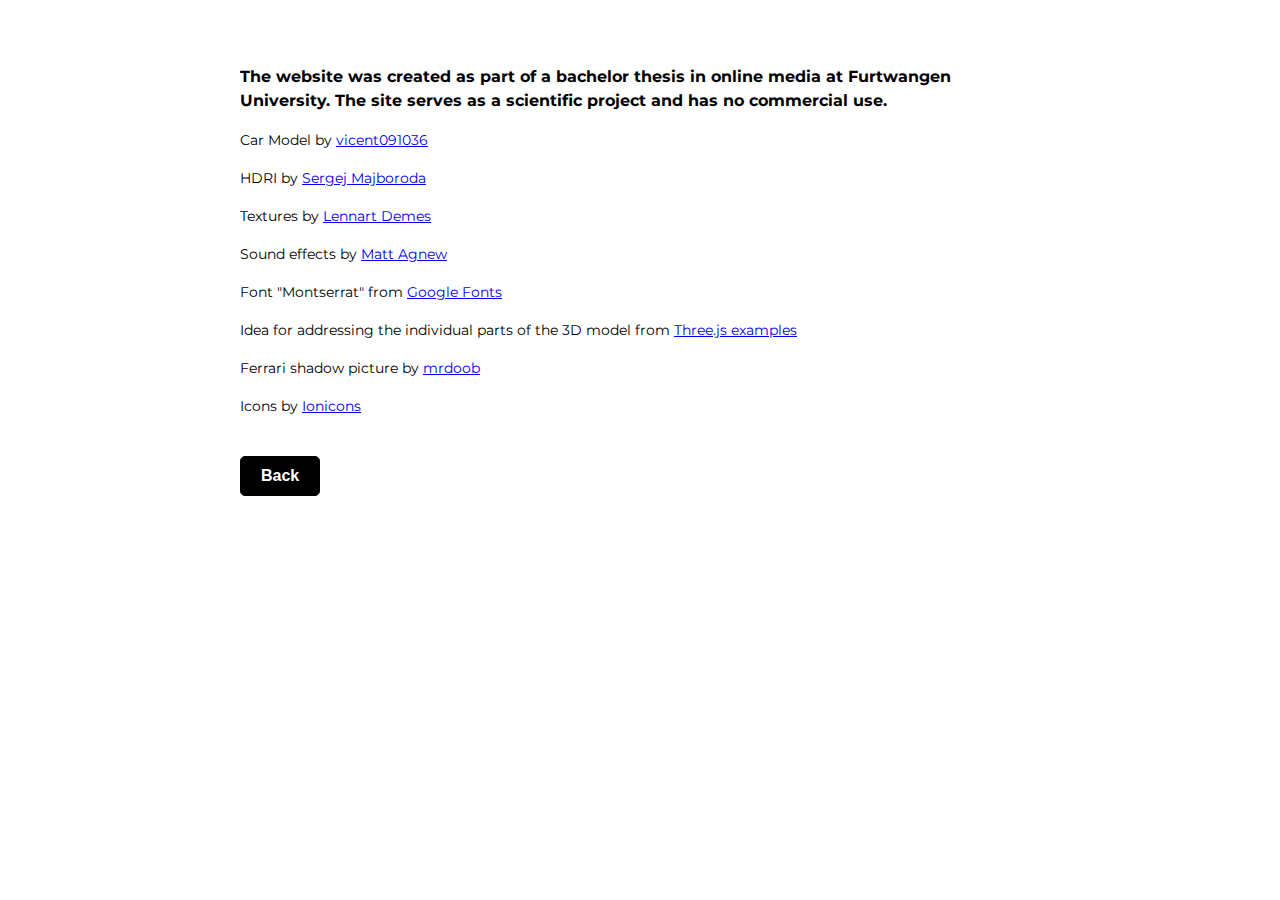
<file: resources/sources.html>
<!DOCTYPE html>
<html lang="en">
	<head>
		<meta charset="UTF-8" />
		<meta http-equiv="X-UA-Compatible" content="IE=edge" />
		<meta name="viewport" content="width=device-width, initial-scale=1.0" />
		<link rel="preconnect" href="https://fonts.googleapis.com" />
		<link rel="preconnect" href="https://fonts.gstatic.com" crossorigin />
		<link
			href="https://fonts.googleapis.com/css2?family=Montserrat:wght@300;400&display=swap"
			rel="stylesheet"
		/>
		<link type="text/css" rel="stylesheet" href="style.css" />
		<title>Quellen</title>
	</head>
	<body>
		<div id="source-list">
			<h3>
				The website was created as part of a bachelor thesis in online media at
				Furtwangen University. The site serves as a scientific project and has
				no commercial use.
			</h3>
			<p>
				Car Model by
				<a
					href="https://sketchfab.com/models/57bf6cc56931426e87494f554df1dab6"
					target="_blank"
					>vicent091036</a
				>
			</p>
			<p>
				HDRI by
				<a href="https://polyhaven.com/a/dancing_hall" target="_blank"
					>Sergej Majboroda</a
				>
			</p>
			<p>
				Textures by
				<a href="https://ambientcg.com/list?type=Material,Atlas,Decal" target="_blank"
					>Lennart Demes</a
				>
			</p>
			<p>
				Sound effects by
				<a href="http://www.enginemusic.com" target="_blank"
					>Matt Agnew</a>
			</p>
			<p>
				Font "Montserrat" from
				<a href="https://fonts.google.com/specimen/Montserrat" target="_blank"
					>Google Fonts</a
				>
			</p>
			<p>
				Idea for addressing the individual parts of the 3D model from
				<a href="https://github.com/mrdoob/three.js/blob/master/examples/webgl_materials_car.html" target="_blank"
					>Three.js examples</a
				>
			</p>
			<p>
				Ferrari shadow picture by
				<a href="https://github.com/mrdoob/three.js/blob/master/examples/models/gltf/ferrari_ao.png" target="_blank"
					>mrdoob</a
				>
			</p>
			<p>
				Icons by
				<a href="https://ionic.io/ionicons/" target="_blank"
					>Ionicons</a
				>
			</p>

			<br />

			<button class="back-button"><a href="index.html">Back</a></button>
		</div>
	</body>
</html>
</file>
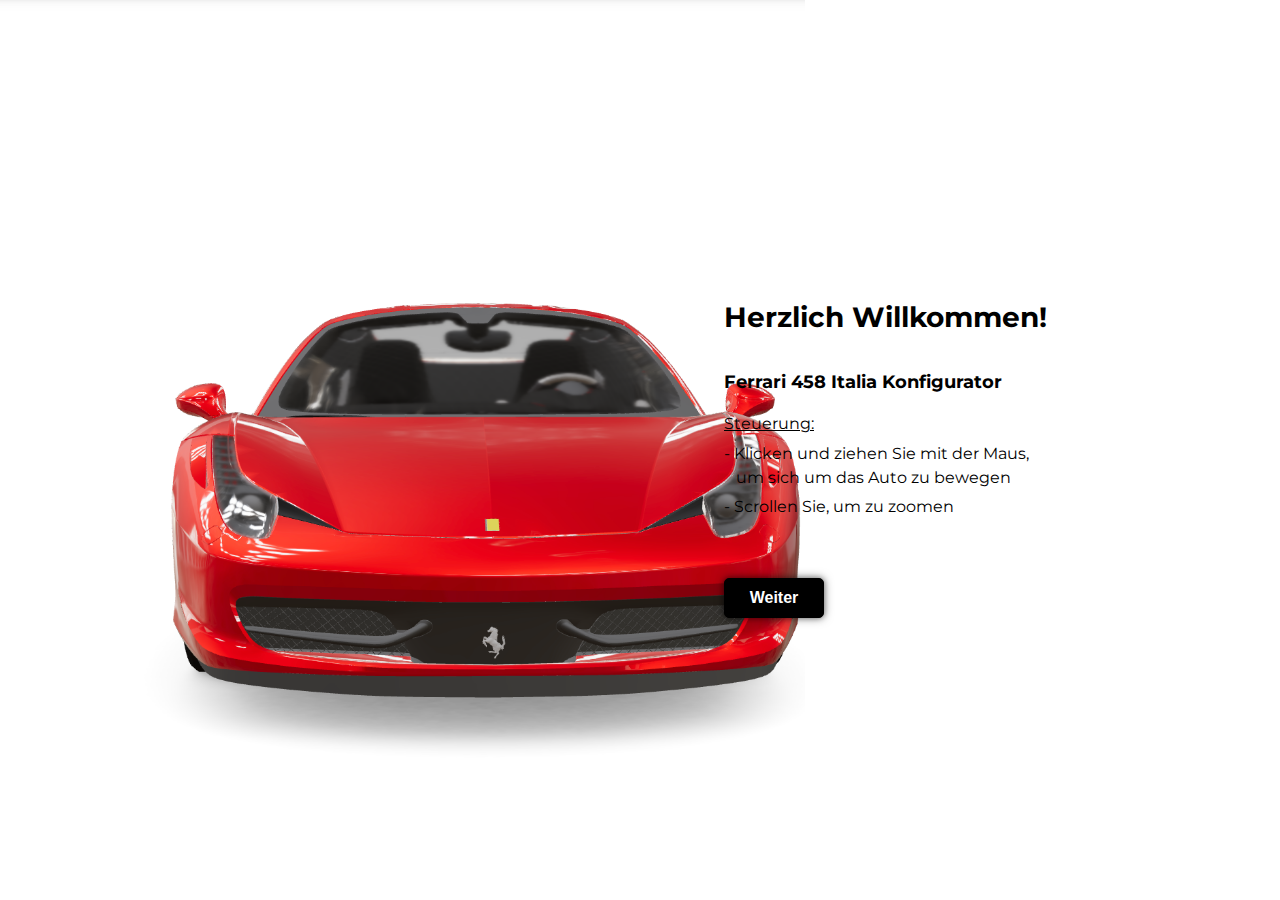
<file: resources/startseite.html>
<!DOCTYPE html>
<html lang="en">
<head>
    <title>Verkaufsraum</title>
	<meta charset="utf-8">
	<meta name="viewport" content="width=device-width, initial-scale=1.0">
	<link rel="preconnect" href="https://fonts.googleapis.com">
	<link rel="preconnect" href="https://fonts.gstatic.com" crossorigin>
	<link href="https://fonts.googleapis.com/css2?family=Montserrat:wght@300;400&display=swap" rel="stylesheet">
	<link rel="stylesheet" href="https://code.ionicframework.com/ionicons/2.0.1/css/ionicons.min.css" />
	<link type="text/css" rel="stylesheet" href="style.css">
	<link rel="preload" href="Ferrari/ferrari.glb" as="fetch" type="application/octet-stream">
</head>
<body>
	<div class="container">
		<div class="image-section">
		  <img src="Ferrari/Screenshot 2023-05-22 at 14.07.59.png" alt="Ferrari 458 Italia">
		</div>
		<div class="text-section">
		  <h2>Herzlich Willkommen!</h2>
		  <h3>Ferrari 458 Italia Konfigurator</h3>
		  <p><u>Steuerung:</u></p>
		  <p>- Klicken und ziehen Sie mit der Maus, <br>&nbsp;&nbsp; um sich um das Auto zu bewegen</p>
          <p>- Scrollen Sie, um zu zoomen</p>
		  <button id="weiter" onclick="window.location.href='index.html'">Weiter</button>
		</div>
	</div>
</body>
</html>
</file>
<file: resources/style.css>
body {
	margin: 0;
	color: black;
	font-family: 'Montserrat', sans-serif;
	font-size: 15px;
	line-height: 24px;
	overscroll-behavior: none;
	text-rendering: optimizeLegibility;
}

h1 {
	position: absolute;
	font-size: 25px;
	color: black;
      top: 2%;
      left: 2%;
      background-color: rgba(255, 255, 255, 0);
      padding: 10px;
}

h2 {
	font-size:28px
}

#motorButton {
	position: fixed;
	top: 55%;
	left: 45%;
	background-color: white;
	border: 2px solid red;
	border-radius: 50%;
	padding: 13px 15px;
	font-size: 16px;
	color: black;
	transition: background-color 0.1s ease-out 0.1s;
	box-shadow: 0px 0px 10px rgba(0, 0, 0, 0.366), 0px 0px 5px rgba(0, 0, 0, 0.3);
}

.colorPicker {
	display: inline-block;
	margin: 0 10px;
}

.colorPicker input[type="color"] {
    width: 30px;
    height: 30px;
    padding: 0;
}

#auswahl {
	position: absolute;
	bottom: 0%;
	width: 80%;
	margin-left: 10%;
	border-radius: 15px;
	margin-bottom: 2%;
	padding: 20px 0 20px 0;
	box-sizing: border-box;
	text-align: center;
	background-color: white;
	box-shadow: 0px 0px 10px rgba(0, 0, 0, 0.5), 0px 0px 5px rgba(0, 0, 0, 0.3);
	display: flex;
	justify-content: center;
}

.ansicht {
	margin-left: 5%;
	border: 1px solid black; 
	display: flex; 
	justify-content: center;
	border-radius: 5px; 
}

.ansicht a, bold {
	margin: 0 10px; 
	padding-top: 15px;
	padding-bottom: 15px;
	text-decoration: none;
	color: black;
}

.ansicht a:hover {
	text-decoration: underline;
	text-shadow: 0px 0px 1px black;
}

a, button, input, select {
	pointer-events: auto;
}


#source-link {
	position: fixed;
	top: 2%;
	right: 2%;
	color: black;
	text-decoration: underline;
	transition: color 0.2s;
}

#source-link:hover {
	color: rgb(10, 130, 236);
}

#source-list {
	width: 80%;
	max-width: 800px;
	margin: 5% auto 0 auto;
	font-size: 14px;
}

.back-button {
	background-color: black;
	border: 1px solid black;
	border-radius: 5px;
	padding: 10px 20px;
	font-size: 16px;
	font-weight: bold;
	transition: background-color 0.1s ease-out;
}

.back-button a {
	color: white;
	text-decoration: none;
	transition: color 0.1s ease-out;
}

.back-button:hover {
	border: 1px solid black;
	background-color: white;
}

.back-button:hover a {
	color: black;
}

ion-icon {
	font-size: 20px;
}

@media all and (max-width: 640px) {
	.lil-gui.root {
		right: auto;
		top: auto;
		max-height: 50%;
		max-width: 80%;
		bottom: 0;
		left: 0;
	}
}




.container {
	display: flex;
	align-items: center;
}

.image-section {
	flex: 1;
	display: flex;
	align-items: center;
	width:50%;
}

.image-section img {
	width: 100vh;
	height: 100vh;
	object-fit: cover;
}

.text-section {
	flex: 1;
	margin-left: 5%;
	padding: 20px;
	text-align: left;
	display: flex;
	flex-direction: column;
	justify-content: center;
	align-items: flex-start;
}

.text-section h1 {
	font-size: 30px;
}

.text-section h3 {
	font-size: 18px;
}

.text-section p {
	margin:0;
	margin-bottom: 1%;
	font-size: 16px;
}

#weiter {
	margin-top: 10%;
	width: 100px;
	background-color: black;
	border: 1px solid black;
	border-radius: 5px;
	padding: 10px 20px;
	font-size: 16px;
	font-weight: bold;
	color: white;
	box-shadow: 0px 0px 10px rgba(0, 0, 0, 0.5), 0px 0px 5px rgba(0, 0, 0, 0.3);
}

#weiter a {
	text-decoration: none;
	color: white;
}

#weiter:hover {
	border: 1px solid black;
	background-color: white;
	color: black;
}

#weiter:hover a {
	color: black;
}
</file>
